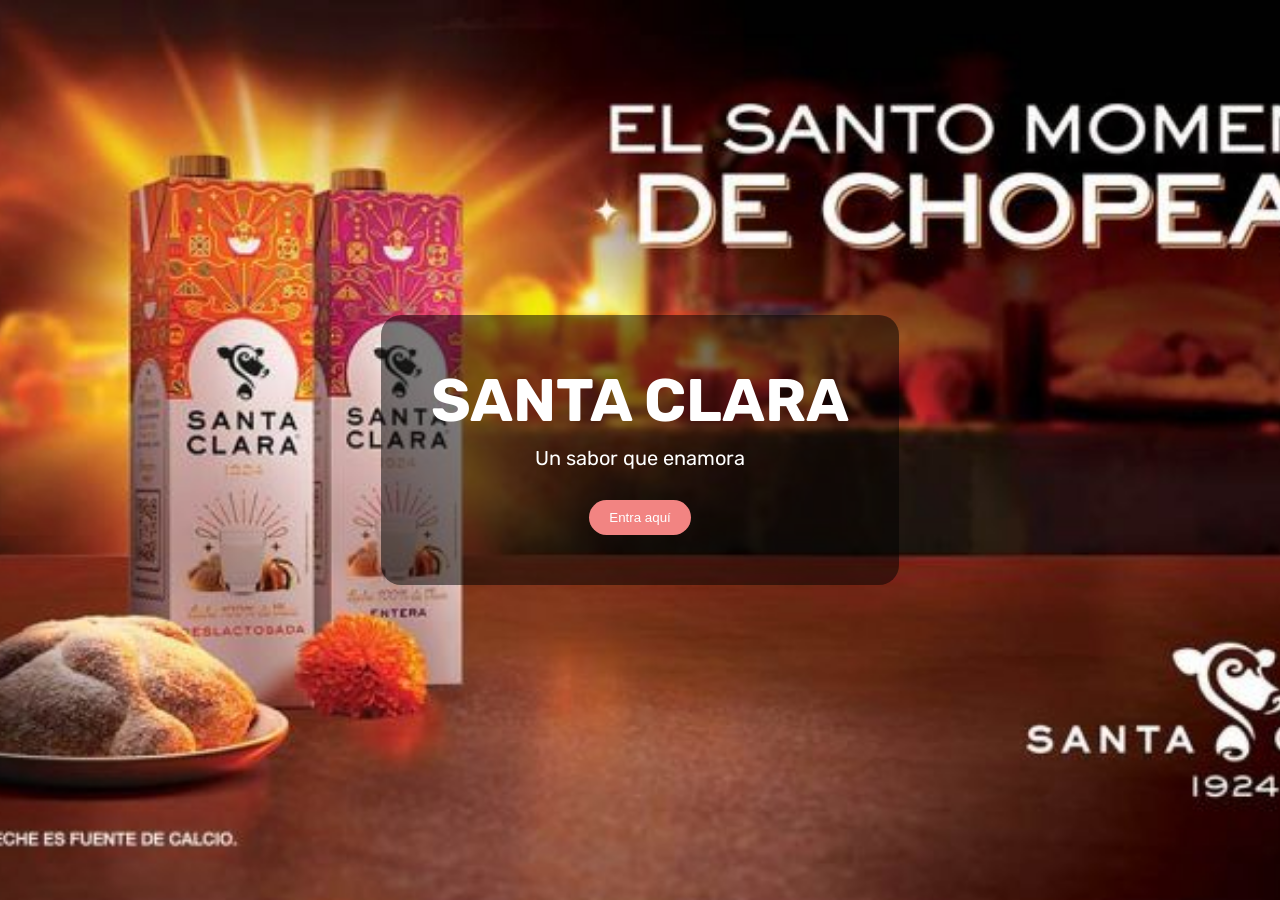
<file: index.html>
<!DOCTYPE html>
<html lang="es">
<head>
<meta charset="UTF-8">
<title>Santa Clara</title>
<link rel="stylesheet" href="CSS/StylesHelados01.css">
</head>

<body>

<!-- HERO SIMPLE -->
<section class="landing">

    <div class="overlay">
        <h1>SANTA CLARA</h1>
        <p>Un sabor que enamora</p>

        <a href="html/Helados01.html">
            <button>Entra aquí</button>
        </a>
    </div>

</section>

</body>
</html>
</file>
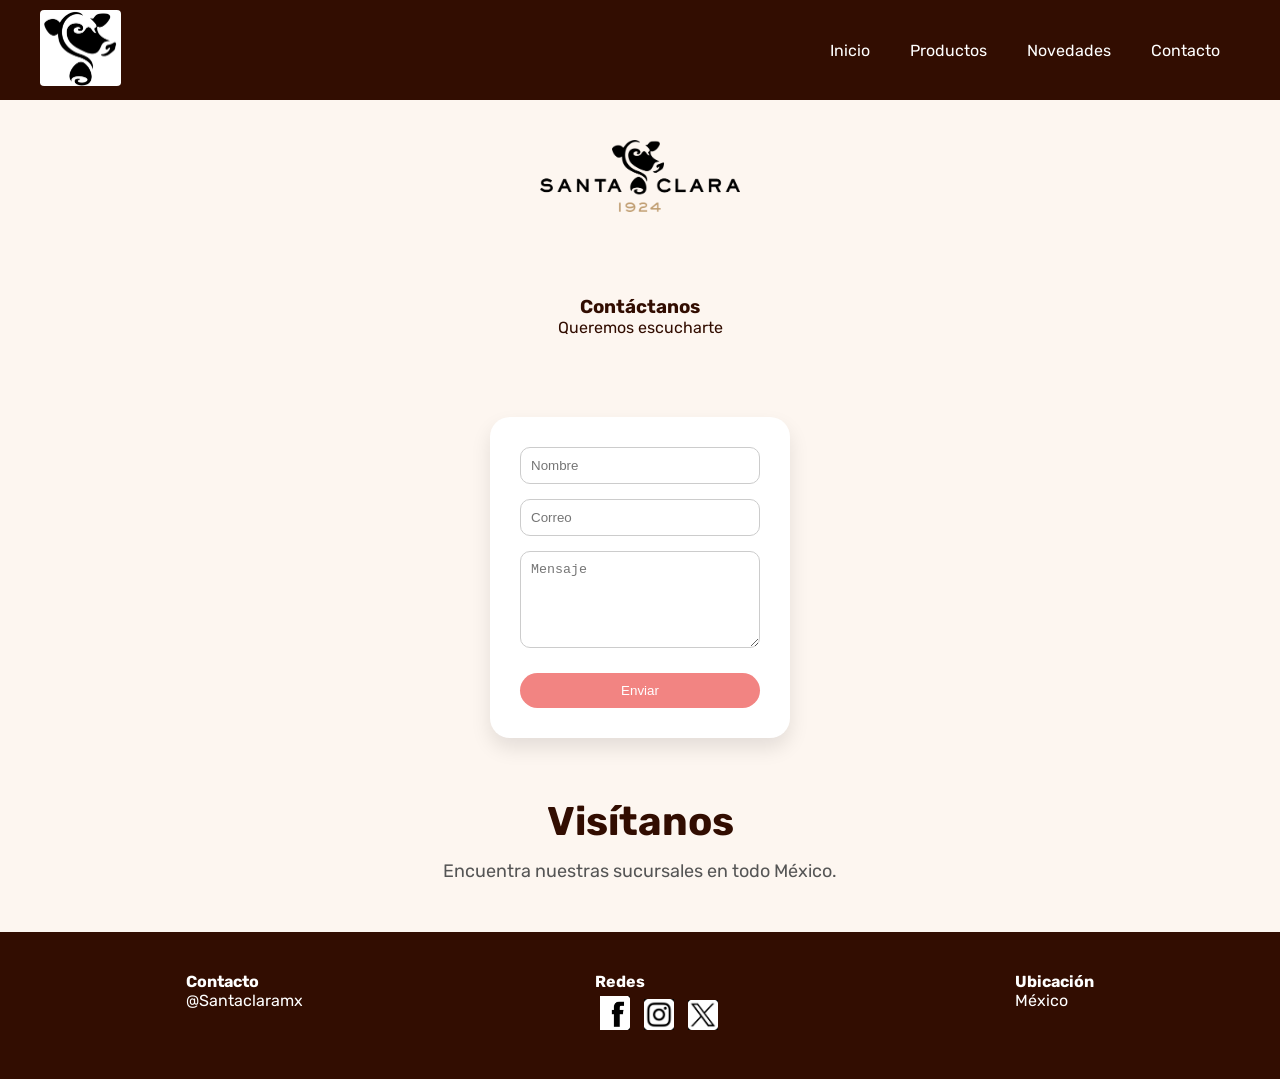
<file: html/Contacto.html>
<!DOCTYPE html>
<html lang="es">
<head>
<meta charset="UTF-8">
<title>Contacto - Santa Clara</title>
<link rel="stylesheet" href="../CSS/StylesHelados01.css">
</head>

<body>

<!-- NAV -->
<nav class="nav-bar">
    <div class="logo-nav">
        <img src="../ImagenesHelados/LogoSolo.png">
    </div>

    <ul class="contenedor-menu" id="menu">
        <li><a href="Helados01.html">Inicio</a></li>
        <li><a href="Productos.html">Productos</a></li>
        <li><a href="Novedades.html">Novedades</a></li>
        <li><a href="Contacto.html">Contacto</a></li>
    </ul>

    <div class="icono" onclick="toggleMenu()">☰</div>
</nav>

<!-- HERO -->
    <section class="animado">    
<section class="hero">
    <a href="../index.html">
    <img src="../ImagenesHelados/LogoG.png" class="logo"></a>
</section>
<section class="hero animado">
    <h1>Contáctanos</h1>
    <p>Queremos escucharte</p>
</section>

<!-- FORMULARIO -->
<section class="animado">
<div class="formulario-container">

<form class="formulario">
<input type="text" placeholder="Nombre" required>
<input type="email" placeholder="Correo" required>
<textarea placeholder="Mensaje" rows="5"></textarea>
<button type="submit">Enviar</button>
</form>

</div>
</section>

<!-- EXTRA -->
<section class="intro animado">
<h2>Visítanos</h2>
<p>Encuentra nuestras sucursales en todo México.</p>
</section>

<!-- FOOTER -->
<footer class="footer">

    <div>
        <h4>Contacto</h4>
        <p>@Santaclaramx</p>
    </div>

    <div>
        <h4>Redes</h4>
        <a href="https://www.facebook.com/SantaClaraMex/?locale=es_LA" target="_blank">
           <img src="../ImagenesHelados/facebook01.png"></a>
        <a href="https://www.instagram.com/somoscocacola?utm_source=ig_web_button_share_sheet&igsh=ZDNlZDc0MzIxNw==" target="_blank">
            <img src="../ImagenesHelados/ig.jpg"></a>
        <a href="https://x.com/CocaCola" target="_blank">
            <img src="../ImagenesHelados/X.png"></a>
    </div>

    <div>
        <h4>Ubicación</h4>
        <p>México</p>
    </div>

</footer>

<!-- SCRIPTS -->
<script>
function toggleMenu(){
    document.getElementById("menu").classList.toggle("active");
}

window.addEventListener("scroll", function(){
    let elementos = document.querySelectorAll(".animado");
    elementos.forEach(function(el){
        let altura = window.innerHeight;
        let distancia = el.getBoundingClientRect().top;

        if(distancia < altura - 100){
            el.classList.add("mostrar");
        }
    });
});
</script>
    </section>
</body>
</html>
</file>
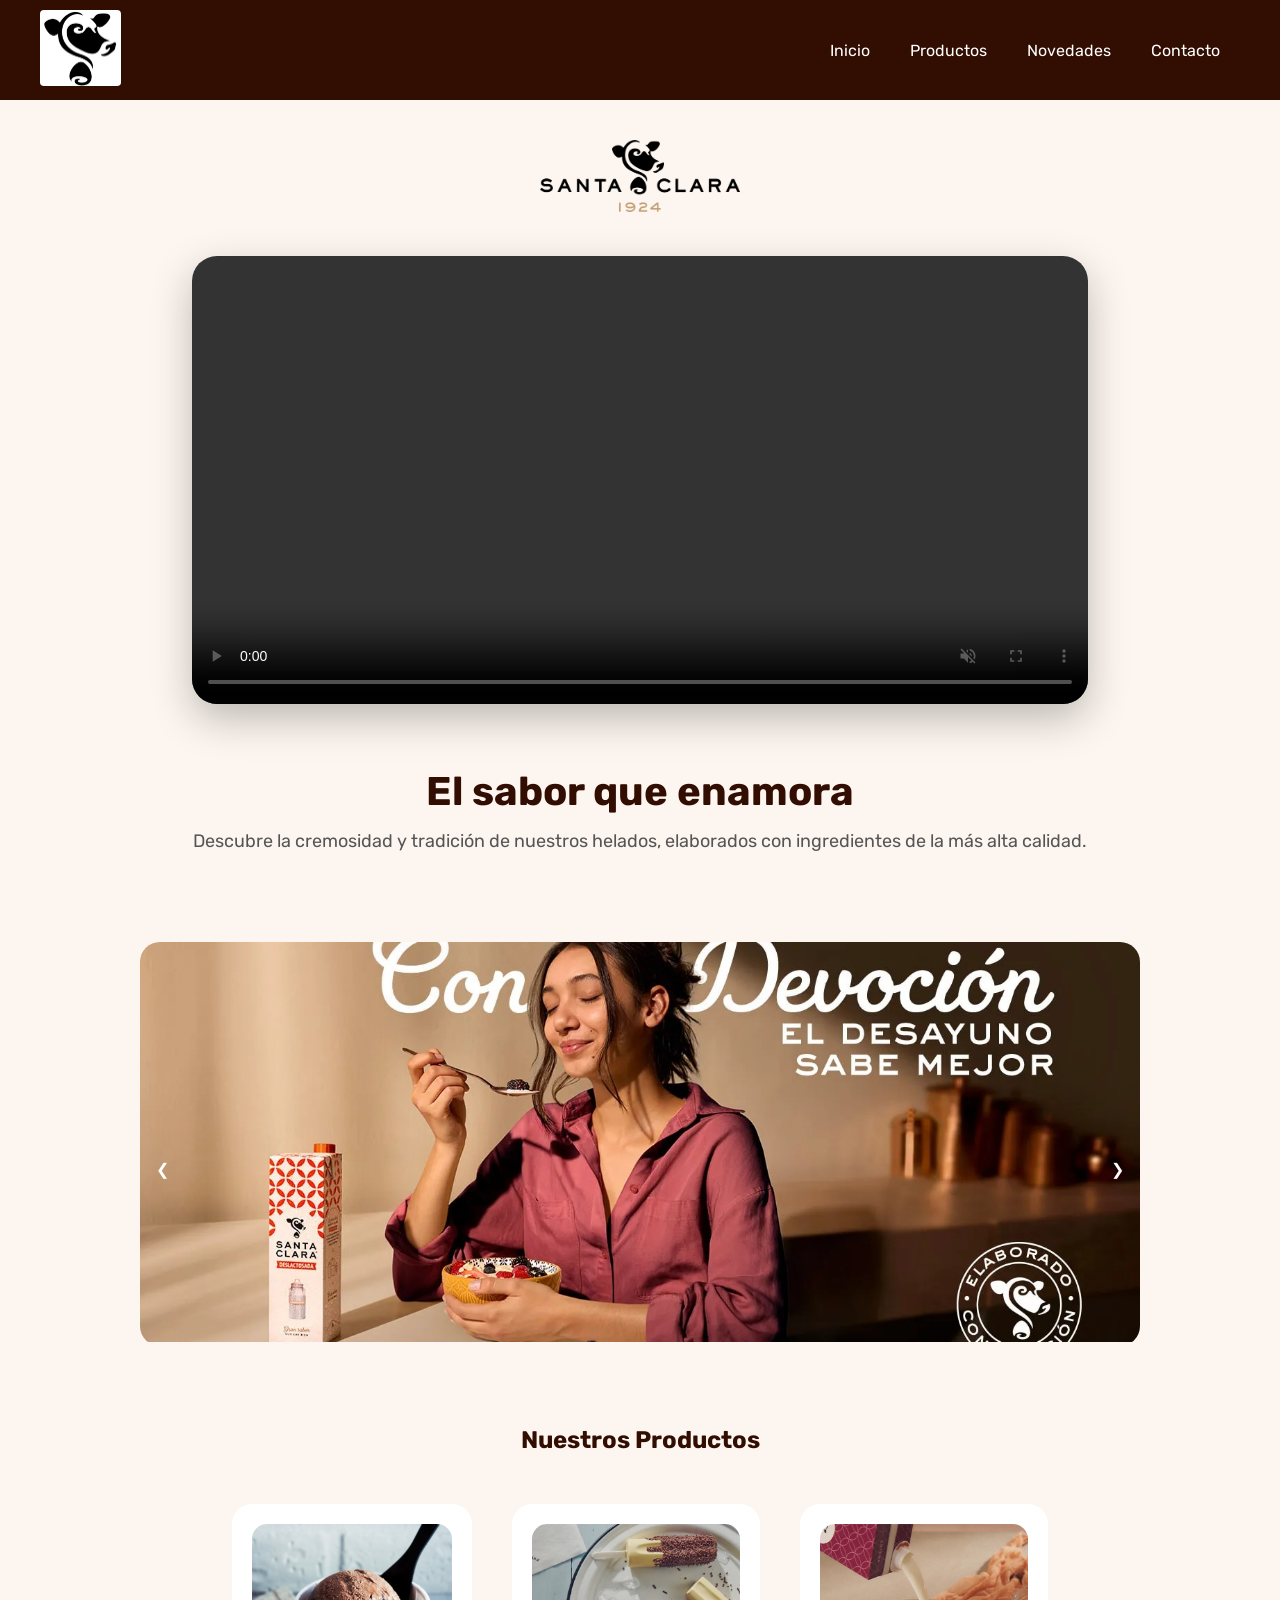
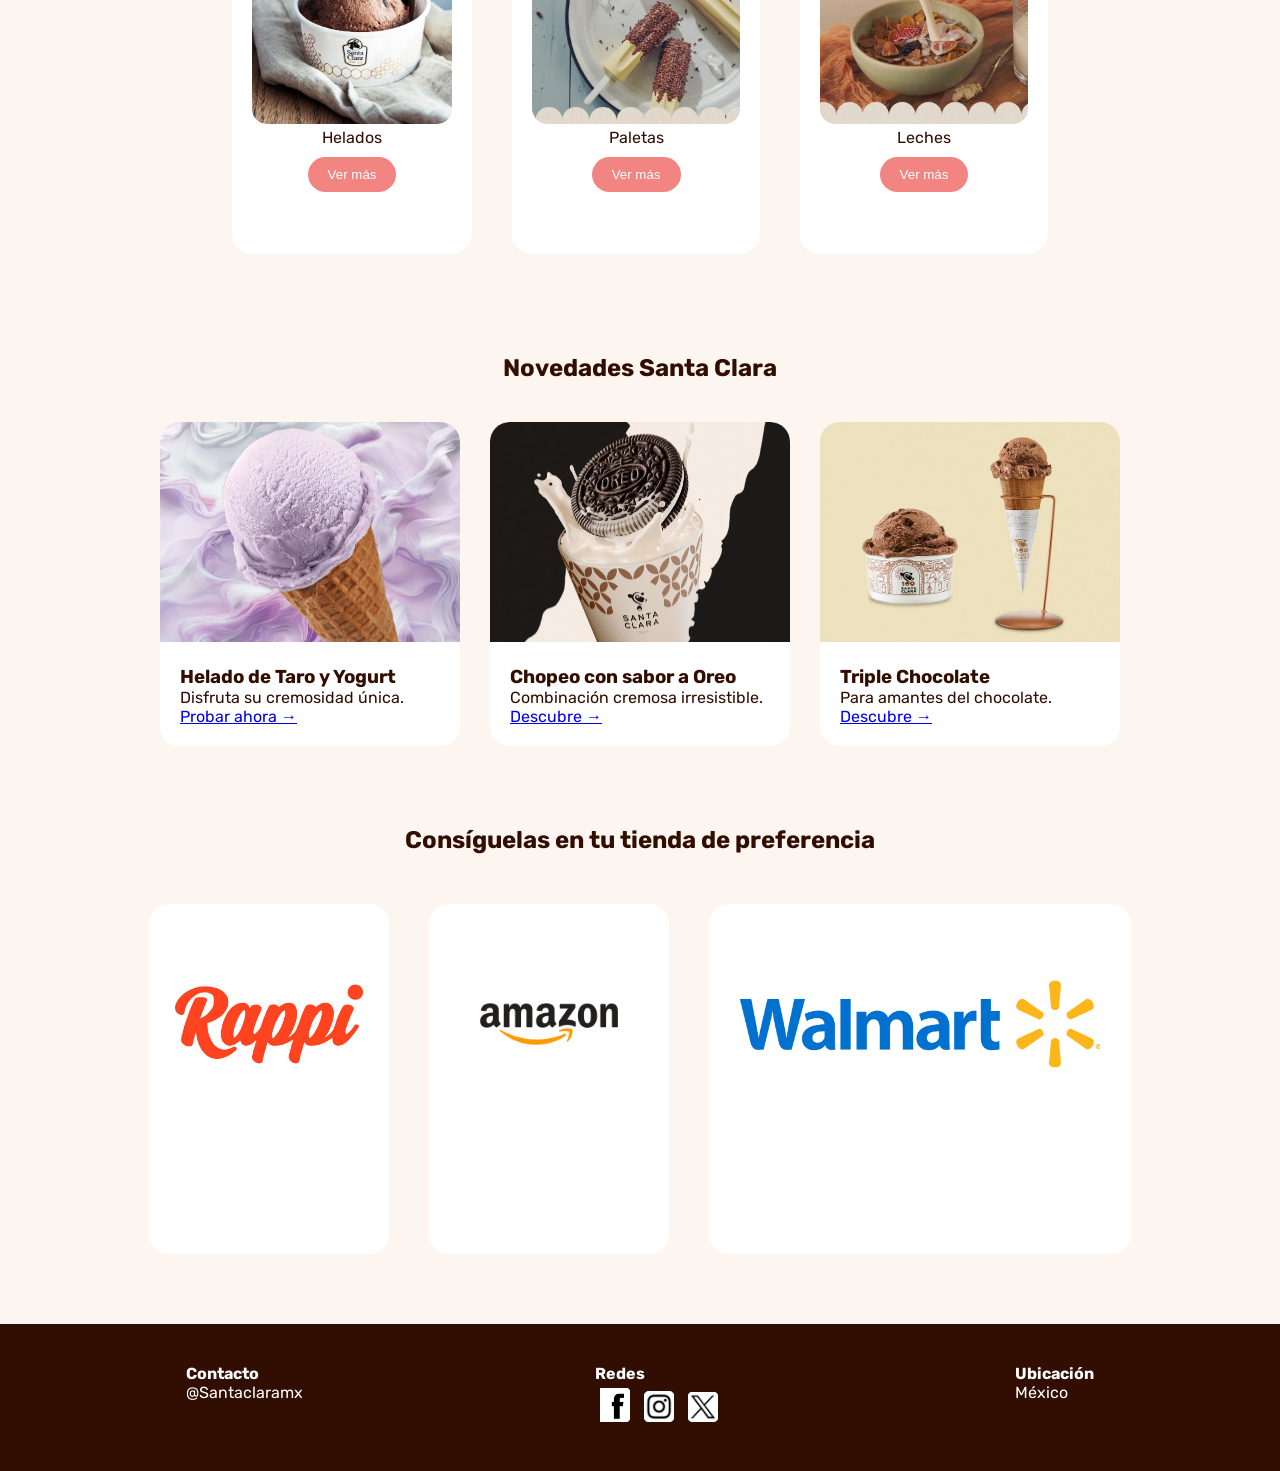
<file: html/Helados01.html>
<!DOCTYPE html>
<html lang="es">
<head>
    <meta charset="UTF-8">
    <title>Helados Santa Clara</title>
    <link rel="stylesheet" href="../CSS/StylesHelados01.css">
</head>

<body>

<!-- NAV -->
<nav class="nav-bar">
    <div class="logo-nav">
        <img src="../ImagenesHelados/LogoSolo.png">
    </div>

    <ul class="contenedor-menu" id="menu">
        <li><a href="Helados01.html">Inicio</a></li>
        <li><a href="Productos.html">Productos</a></li>
        <li><a href="Novedades.html">Novedades</a></li>
        <li><a href="Contacto.html">Contacto</a></li>
    </ul>

    <div class="icono" onclick="toggleMenu()">☰</div>
</nav>

<!-- HERO -->
<section class="animado">    
<section class="hero">
    <a href="../index.html">
    <img src="../ImagenesHelados/LogoG.png" class="logo"></a>
</section>

<!-- VIDEO -->
<section class="contenedor-video">
    <video autoplay loop muted controls>
        <source src="../videosH/VHelado.mp4" type="video/mp4">
    </video>
</section>
    <section class="intro">
    <h2>El sabor que enamora</h2>
    <p>
        Descubre la cremosidad y tradición de nuestros helados, elaborados con ingredientes de la más alta calidad.
    </p>
</section>
<section>
<!-- SLIDESHOW -->
<div class="slideshow-container">

  <div class="mySlides fade">
    <img src="../ImagenesHelados/Pub01.jpg" style="width:100%">
    <div class="text"></div>
  </div>

  <div class="mySlides fade">
    <img src="../ImagenesHelados/SC02Pub.jpg" style="width:100%">
    <div class="text"></div>
  </div>

  <div class="mySlides fade">
    <img src="../ImagenesHelados/SC01Pub.jpg" style="width:100%">
    <div class="text"></div>
  </div>
    
    <div class="mySlides fade">
    <img src="../ImagenesHelados/fondo02.png" style="width:100%">
    <div class="text"></div>
  </div>

  <a class="prev" onclick="plusSlides(-1)">❮</a>
  <a class="next" onclick="plusSlides(1)">❯</a>

</div>

<div style="text-align:center">
  <span class="dot" onclick="currentSlide(1)"></span>
  <span class="dot" onclick="currentSlide(2)"></span>
  <span class="dot" onclick="currentSlide(3)"></span>
    <span class="dot" onclick="currentSlide(4)"></span>
</div>
</section>
<!-- PRODUCTOS -->
<!-- PRODUCTOS CON MODAL -->
<section class="productos animado">
    <h2>Nuestros Productos</h2>

    <div class="contenedor-servicios">

        <div class="card">
            <img src="../ImagenesHelados/HSC01.jpg">
            <p>Helados</p>
            <button onclick="openModal(`
                             <h2>Helados</h2>
                             <ul>
                                <li>Vainilla clásica</li>
                                <li>Chocolate intenso</li>
                                <li>Fresa cremosa</li>
                                <li>Cookies & Cream</li>
                                <li>Taro</li>
                                <li>Caramelo salado</li>
                             </ul>
                             <p> Disfruta nuestros sabores de temporada y ediciones especiales.</p>
`)">Ver más</button>
        </div>

        <div class="card">
            <img src="../ImagenesHelados/paletasSC01.jpg">
            <p>Paletas</p>
            <button onclick="openModal(`
<h2>Paletas</h2>
<ul>
<li>Mango natural</li>
<li>Fresa</li>
<li>Limón</li>
<li>Coco</li>
<li>Chocolate</li>
<li>Leche condensada</li>
</ul>
<p> Refrescantes, cremosas y perfectas para cualquier momento.</p>
`)">Ver más</button>
        </div>

        <div class="card">
            <img src="../ImagenesHelados/leche01.jpg">
            <p>Leches</p>
            <button onclick="openModal(`
<h2>Leches</h2>
<ul>
<li>Leche entera</li>
<li>Deslactosada</li>
<li>Chocolate</li>
<li>Fresa</li>
<li>Light</li>
</ul>
<p> Calidad premium para acompañar cada momento.</p>
`)">Ver más</button>
        </div>

    </div>
</section>

<!-- MODAL -->
<div id="miModal" class="modal">
  <div class="modal-contenido">
    <span class="cerrar" onclick="closeModal()">&times;</span>
    <p id="modalTexto"></p>
  </div>
</div>

<!-- NUEVOS SABORES -->
<section class="novedades">
    <h2>Novedades Santa Clara</h2>

    <div class="contenedor-novedades">

        <div class="card-novedad">
            <img src="../ImagenesHelados/HTaro.jpg">
            <div class="info">
                <h3>Helado de Taro y Yogurt</h3>
                <p>Disfruta su cremosidad única.</p>
                <a href="#">Probar ahora →</a>
            </div>
        </div>

        <div class="card-novedad">
            <img src="../ImagenesHelados/OreoH.jpg">
            <div class="info">
                <h3>Chopeo con sabor a Oreo</h3>
                <p>Combinación cremosa irresistible.</p>
                <a href="#">Descubre →</a>
            </div>
        </div>

        <div class="card-novedad">
            <img src="../ImagenesHelados/TChoco.jpg">
            <div class="info">
                <h3>Triple Chocolate</h3>
                <p>Para amantes del chocolate.</p>
                <a href="#">Descubre →</a>
            </div>
        </div>

    </div>
</section>
    
    <!-- MARCAS DE PREFERENCIA -->
<section class="productos animado">
    <h2>Consíguelas en tu tienda de preferencia</h2>

    <div class="contenedor-servicios">

        <div class="card">
            <a href="https://www.rappi.com.mx/?utm_source=google&pid=google&utm_medium=cpc&af_channel=cpc&utm_
                     campaign=CX_MX_PR_SE_GO_SEB_DSK_ALL_RAP_ALL_NA_MX001_EXA&c=CX_MX_PR_SE_GO_SEB_DSK_ALL_RAP
                     _ALL_NA_MX001_EXA&utm_id=18543495016&af_c_id=18543495016&utm_term=rappi&af_keywords=rappi&u
                     tm_content=e&af_ad=e&af_force_transparent=true&gad_source=1&gad_campaignid=18543495016&gbra
                     id=0AAAAADSEHRGNf7d0BRMefMp0lMdSEUD3A&gclid=CjwKCAjwnN3OBhA8EiwAfpTYelGUWG9euYlu_RjHQuxSkzC
                     CJPRAFdF-p5MspTQyWznF8WFkGTY9KRoCzvgQAvD_BwE" target="_blank">
                <img src="../ImagenesHelados/rappi.jpg"></a>
        </div>


        <div class="card">
            <a href="https://www.amazon.com.mx/?&tag=hydramzkw0mx-20&ref=pd_sl_3
                     wp4idwd5k_e&adgrpid=150779885181&hvpone=&hvptwo=&hvadid=675
                     154971484&hvpos=&hvnetw=g&hvrand=966476349008702300&hvqmt=e&
                     hvdev=c&hvdvcmdl=&hvlocint=&hvlocphy=9073959&hvtargid=kwd-228
                     2899823&hydadcr=13960_13404197&gad_source=1" target="_blank">
                <img src="../ImagenesHelados/amazon.png"></a>
        </div>
    

        <div class="card">
            <a href="https://www.walmart.com.mx/" target="_blank">
                <img src="../ImagenesHelados/Walm.png"></a>
        </div>
    </div>
    </section>

<!-- FOOTER -->
<footer class="footer">

    <div>
        <h4>Contacto</h4>
        <p>@Santaclaramx</p>
    </div>

    <div>
        <h4>Redes</h4>
        <a href="https://www.facebook.com/SantaClaraMex/?locale=es_LA" target="_blank">
           <img src="../ImagenesHelados/facebook01.png"></a>
        <a href="https://www.instagram.com/somoscocacola?utm_source=ig_web_button_share_sheet&igsh=ZDNlZDc0MzIxNw==" target="_blank">
            <img src="../ImagenesHelados/ig.jpg"></a>
        <a href="https://x.com/CocaCola" target="_blank">
            <img src="../ImagenesHelados/X.png"></a>
    </div>

    <div>
        <h4>Ubicación</h4>
        <p>México</p>
    </div>

</footer>

<!-- SCRIPT SLIDESHOW -->
<script>
let slideIndex = 1;
showSlides(slideIndex);

function plusSlides(n) { showSlides(slideIndex += n); }

function currentSlide(n) { showSlides(slideIndex = n); }

function showSlides(n) {
  let i;
  let slides = document.getElementsByClassName("mySlides");
  let dots = document.getElementsByClassName("dot");

  if (n > slides.length) {slideIndex = 1}
  if (n < 1) {slideIndex = slides.length}

  for (i = 0; i < slides.length; i++) {
    slides[i].style.display = "none";
  }

  for (i = 0; i < dots.length; i++) {
    dots[i].className = dots[i].className.replace(" active", "");
  }

  slides[slideIndex-1].style.display = "block";
  dots[slideIndex-1].className += " active";
}
</script>
<!-- MENU HAMBURGUESA -->
<script>
function toggleMenu(){
    let menu = document.getElementById("menu");
    menu.classList.toggle("active");
}
</script>

<!-- MODAL es el que abre las ventanas de los productoss -->
<script>
function openModal(texto){
    document.getElementById("miModal").style.display = "block";
    document.getElementById("modalTexto").innerHTML = texto;
}

function closeModal(){
    document.getElementById("miModal").style.display = "none";
}
</script>

<!-- SCROLL ANIMATION -->
<script>
window.addEventListener("scroll", function(){
    let elementos = document.querySelectorAll(".animado");

    elementos.forEach(function(el){
        let altura = window.innerHeight;
        let distancia = el.getBoundingClientRect().top;

        if(distancia < altura - 100){
            el.classList.add("mostrar");
        }
    });
});
</script>
    </section>
</body>
</html>
</file>
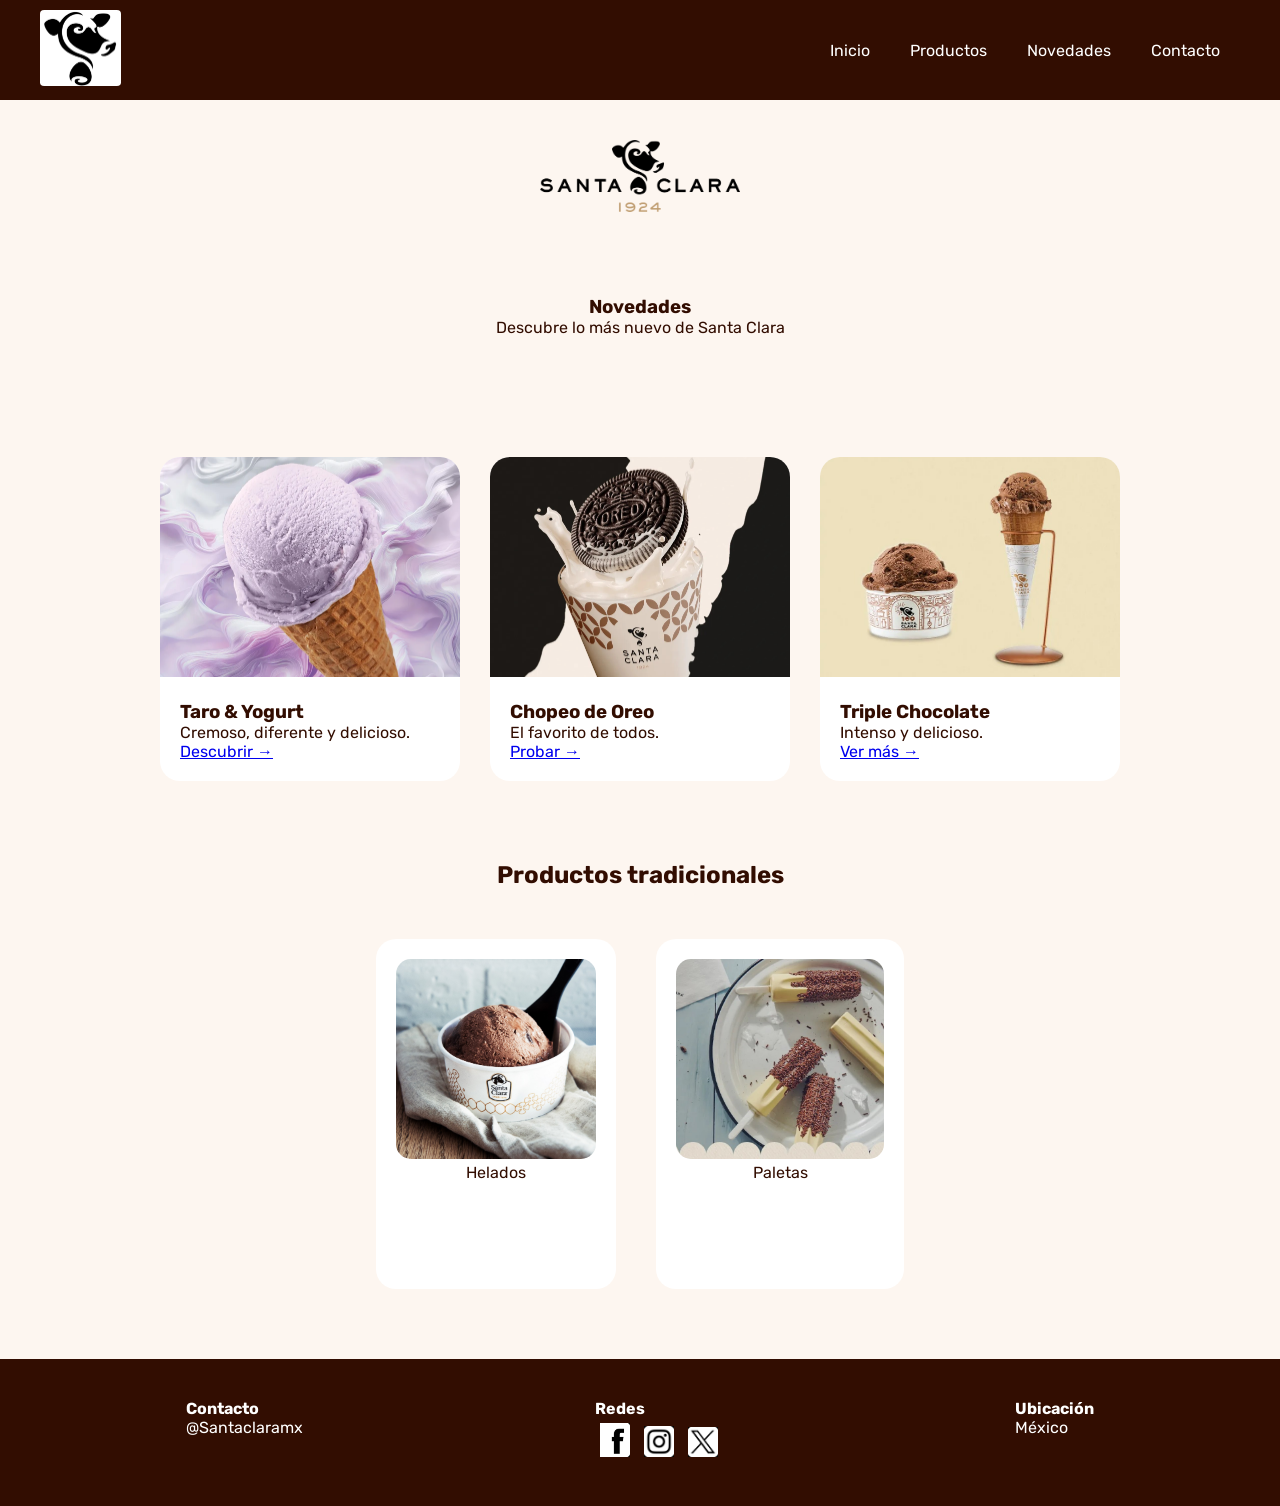
<file: html/Novedades.html>
<!DOCTYPE html>
<html lang="es">
<head>
<meta charset="UTF-8">
<title>Novedades - Santa Clara</title>
<link rel="stylesheet" href="../CSS/StylesHelados01.css">
</head>

<body>

<!-- NAV -->
<nav class="nav-bar">
    <div class="logo-nav">
        <img src="../ImagenesHelados/LogoSolo.png">
    </div>

    <ul class="contenedor-menu" id="menu">
        <li><a href="Helados01.html">Inicio</a></li>
        <li><a href="Productos.html">Productos</a></li>
        <li><a href="Novedades.html">Novedades</a></li>
        <li><a href="Contacto.html">Contacto</a></li>
    </ul>

    <div class="icono" onclick="toggleMenu()">☰</div>
</nav>

<!-- HERO -->
    <section class="animado">    
<section class="hero">
    <a href="../index.html">
    <img src="../ImagenesHelados/LogoG.png" class="logo"></a>
</section>
<section class="hero animado">
    <h1>Novedades</h1>
    <p>Descubre lo más nuevo de Santa Clara</p>
</section>

<!-- TARJETAS GRANDES -->
<section class="novedades animado">

<div class="contenedor-novedades">

<div class="card-novedad">
<img src="../ImagenesHelados/HTaro.jpg">
<div class="info">
<h3>Taro & Yogurt</h3>
<p>Cremoso, diferente y delicioso.</p>
<a href="#">Descubrir →</a>
</div>
</div>

<div class="card-novedad">
<img src="../ImagenesHelados/OreoH.jpg">
<div class="info">
<h3>Chopeo de Oreo</h3>
<p>El favorito de todos.</p>
<a href="#">Probar →</a>
</div>
</div>

<div class="card-novedad">
<img src="../ImagenesHelados/TChoco.jpg">
<div class="info">
<h3>Triple Chocolate</h3>
<p>Intenso y delicioso.</p>
<a href="#">Ver más →</a>
</div>
</div>

</div>
</section>

<!-- SECCIÓN EXTRA -->
<section class="productos animado">
<h2>Productos tradicionales</h2>

<div class="contenedor-servicios">

<div class="card">
<img src="../ImagenesHelados/HSC01.jpg">
<p>Helados</p>
</div>

<div class="card">
<img src="../ImagenesHelados/paletasSC01.jpg">
<p>Paletas</p>
</div>

</div>
</section>

<!-- FOOTER -->
<footer class="footer">

    <div>
        <h4>Contacto</h4>
        <p>@Santaclaramx</p>
    </div>

    <div>
        <h4>Redes</h4>
        <a href="https://www.facebook.com/SantaClaraMex/?locale=es_LA" target="_blank">
           <img src="../ImagenesHelados/facebook01.png"></a>
        <a href="https://www.instagram.com/somoscocacola?utm_source=ig_web_button_share_sheet&igsh=ZDNlZDc0MzIxNw==" target="_blank">
            <img src="../ImagenesHelados/ig.jpg"></a>
        <a href="https://x.com/CocaCola" target="_blank">
            <img src="../ImagenesHelados/X.png"></a>
    </div>

    <div>
        <h4>Ubicación</h4>
        <p>México</p>
    </div>

</footer>

<!-- SCRIPTS -->
<script>
function toggleMenu(){
    document.getElementById("menu").classList.toggle("active");
}

window.addEventListener("scroll", function(){
    let elementos = document.querySelectorAll(".animado");
    elementos.forEach(function(el){
        let altura = window.innerHeight;
        let distancia = el.getBoundingClientRect().top;

        if(distancia < altura - 100){
            el.classList.add("mostrar");
        }
    });
});
</script>
    </section>
</body>
</html>
</file>
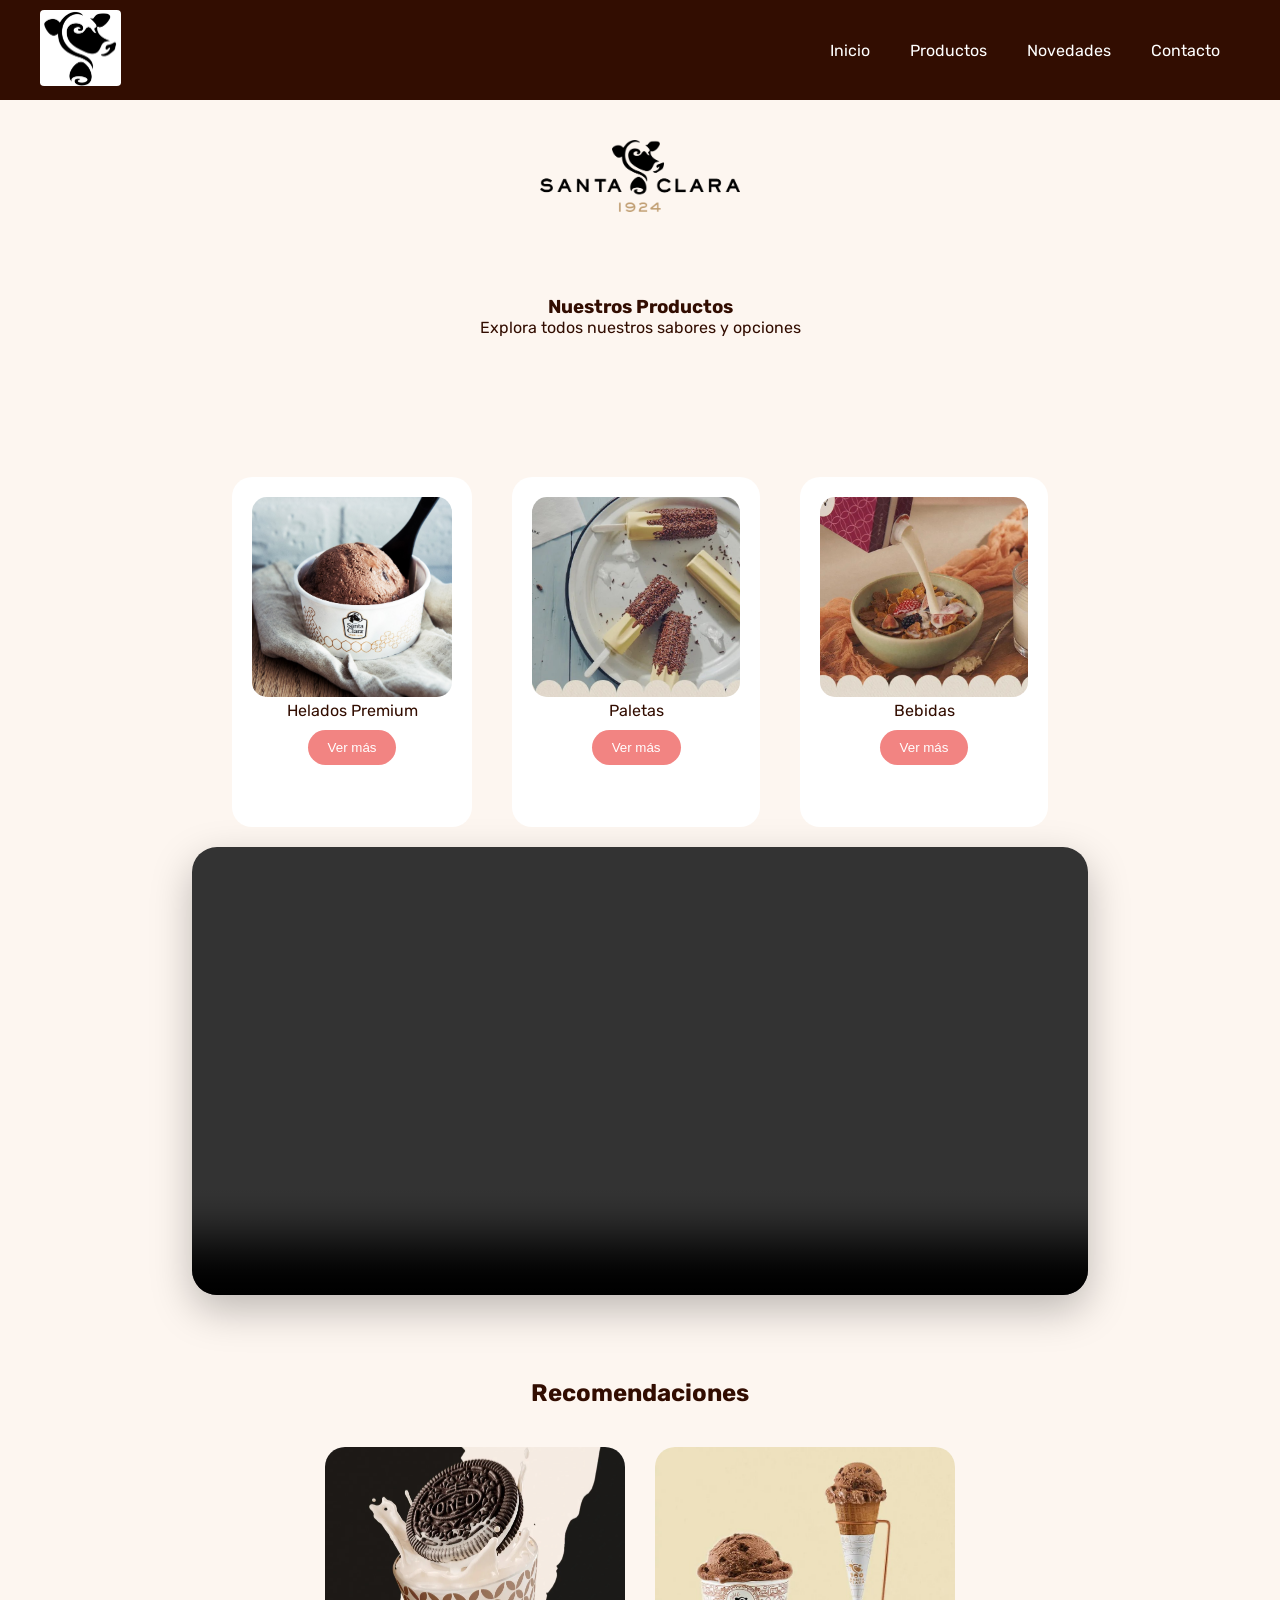
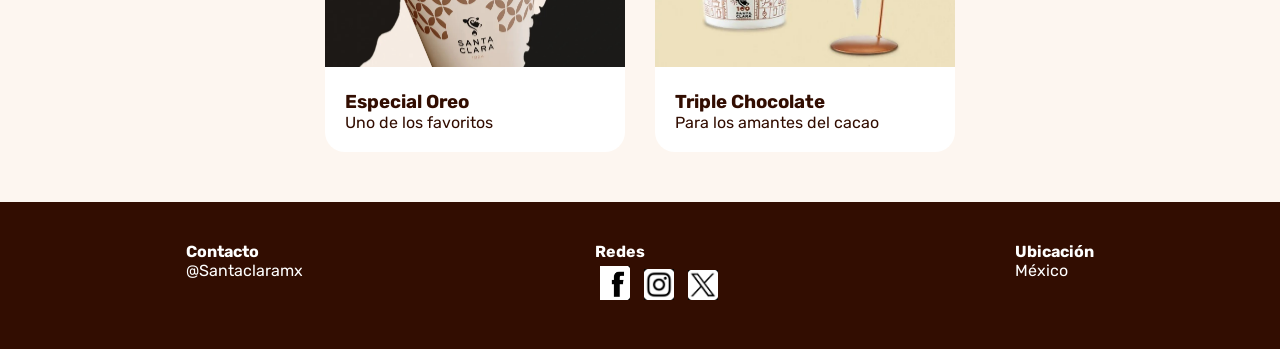
<file: html/Productos.html>
<!DOCTYPE html>
<html lang="es">
<head>
<meta charset="UTF-8">
<title>Productos - Santa Clara</title>
<link rel="stylesheet" href="../CSS/StylesHelados01.css">
</head>

<body>

<!-- NAV -->
<nav class="nav-bar">
    <div class="logo-nav">
        <img src="../ImagenesHelados/LogoSolo.png">
    </div>

    <ul class="contenedor-menu" id="menu">
        <li><a href="Helados01.html">Inicio</a></li>
        <li><a href="Productos.html">Productos</a></li>
        <li><a href="Novedades.html">Novedades</a></li>
        <li><a href="Contacto.html">Contacto</a></li>
    </ul>

    <div class="icono" onclick="toggleMenu()">☰</div>
</nav>

    <section class="animado">    
<section class="hero">
    <a href="../index.html">
    <img src="../ImagenesHelados/LogoG.png" class="logo"></a>
</section>
<!-- HEADER -->
<section class="hero animado">
    <h1>Nuestros Productos</h1>
    <p>Explora todos nuestros sabores y opciones</p>
</section>

<!-- PRODUCTOS -->
<section class="productos animado">

<div class="contenedor-servicios">

<div class="card">
<img src="../ImagenesHelados/HSC01.jpg">
<p>Helados Premium</p>
<button onclick="openModal(`
<h2>Helados</h2>
<ul>
<li>Vainilla clásica</li>
<li>Chocolate intenso</li>
<li>Fresa cremosa</li>
<li>Cookies & Cream</li>
<li>Taro</li>
<li>Caramelo salado</li>
</ul>
<p>Textura cremosa y sabores únicos.</p>
`)">Ver más</button>
</div>

<div class="card">
<img src="../ImagenesHelados/paletasSC01.jpg">
<p>Paletas</p>
<button onclick="openModal(`
<h2>Paletas</h2>
<ul>
<li>Mango</li>
<li>Fresa</li>
<li>Limón</li>
<li>Coco</li>
</ul>
<p>Perfectas para refrescarte.</p>
`)">Ver más</button>
</div>

<div class="card">
<img src="../ImagenesHelados/leche01.jpg">
<p>Bebidas</p>
<button onclick="openModal(`
<h2>Bebidas</h2>
<ul>
<li>Malteadas</li>
<li>Leche chocolate</li>
<li>Leche fresa</li>
</ul>
<p>Complemento ideal para tu antojo.</p>
`)">Ver más</button>
</div>

</div>
</section>
<section>
    
    </section>
<section class="contenedor-video">
    <video autoplay loop muted controls>
        <source src="../videosH/Vid02.mp4" type="video/mp4">
    </video>
</section>
<!-- EXTRA SECCIÓN BONITA -->
<section class="novedades animado">
<h2>Recomendaciones</h2>

<div class="contenedor-novedades">

<div class="card-novedad">
<img src="../ImagenesHelados/OreoH.jpg">
<div class="info">
<h3>Especial Oreo</h3>
<p>Uno de los favoritos</p>
</div>
</div>

<div class="card-novedad">
<img src="../ImagenesHelados/TChoco.jpg">
<div class="info">
<h3>Triple Chocolate</h3>
<p>Para los amantes del cacao</p>
</div>
</div>

</div>
</section>

<!-- MODAL -->
<div id="miModal" class="modal">
  <div class="modal-contenido">
    <span class="cerrar" onclick="closeModal()">&times;</span>
    <p id="modalTexto"></p>
  </div>
</div>

<!-- FOOTER -->
<footer class="footer">

    <div>
        <h4>Contacto</h4>
        <p>@Santaclaramx</p>
    </div>

    <div>
        <h4>Redes</h4>
        <a href="https://www.facebook.com/SantaClaraMex/?locale=es_LA" target="_blank">
           <img src="../ImagenesHelados/facebook01.png"></a>
        <a href="https://www.instagram.com/somoscocacola?utm_source=ig_web_button_share_sheet&igsh=ZDNlZDc0MzIxNw==" target="_blank">
            <img src="../ImagenesHelados/ig.jpg"></a>
        <a href="https://x.com/CocaCola" target="_blank">
            <img src="../ImagenesHelados/X.png"></a>
    </div>

    <div>
        <h4>Ubicación</h4>
        <p>México</p>
    </div>

</footer>

<!-- SCRIPTS -->
<script>
function toggleMenu(){
    document.getElementById("menu").classList.toggle("active");
}

function openModal(texto){
    document.getElementById("miModal").style.display = "block";
    document.getElementById("modalTexto").innerHTML = texto;
}

function closeModal(){
    document.getElementById("miModal").style.display = "none";
}

window.addEventListener("scroll", function(){
    let elementos = document.querySelectorAll(".animado");
    elementos.forEach(function(el){
        let altura = window.innerHeight;
        let distancia = el.getBoundingClientRect().top;

        if(distancia < altura - 100){
            el.classList.add("mostrar");
        }
    });
});
</script>
    </section>
    </body>
</html>
</file>
<file: CSS/StylesHelados01.css>
@import url('https://fonts.googleapis.com/css2?family=Rubik:wght@400;600&display=swap');

*{
    margin:0;
    padding:0;
    box-sizing:border-box;
}

body{
    font-family:"Rubik", sans-serif;
    background:#fdf6f0;
    color:#320d01;
}

/* NAV */
.nav-bar{
    display:flex;
    justify-content:space-between;
    align-items:center;
    background:#320d01;
    padding:10px 40px;
    position:relative;
}

.logo-nav img{
    width:81px;
    border-radius:5%;
}

/* MENÚ */
.contenedor-menu{
    display:flex;
    list-style:none;
}

.contenedor-menu li{
    margin:0 20px;
}

.contenedor-menu a{
    color:white;
    text-decoration:none;
    transition:0.3s;
}

.contenedor-menu a:hover{
    color:#f6bd60;
    letter-spacing:2px;
}

/* MENU DE HAMBURGUESA */
.icono{
    display:none;
    font-size:30px;
    color:white;
    cursor:pointer;
}

/* RESPONSIVE */
@media(max-width:768px){

    .contenedor-menu{
        display:none;
        flex-direction:column;
        background:#320d01;
        position:absolute;
        top:70px;
        right:0;
        width:100%;
        text-align:center;
    }

    .contenedor-menu li{
        margin:20px 0;
    }

    .icono{
        display:block;
    }

    .contenedor-servicios,
    .contenedor-novedades{
        flex-direction:column;
        align-items:center;
    }

    .contenedor-video video{
        width:90%;
    }
    .contenedor-menu.active{
    display:flex;
}
}

/* SCROLL ANIMATION */
.animado{
    opacity:0;
    transform:translateY(40px);
    transition:all 0.8s;
}

.mostrar{
    opacity:1;
    transform:translateY(0);
}
/* HERO */
.hero{
    text-align:center;
    padding:40px;
}

.logo{
    width:200px;
    cursor:pointer;
    transition:all 0.3s ease;
    border-radius:20px;
}

.logo:hover{
    transform:translateY(-5px) scale(1.05);
    box-shadow:0 10px 25px rgba(0,0,0,0.25);
}

/* VIDEO */
.contenedor-video{
    text-align:center;
}

.contenedor-video video{
    width:70%;
    border-radius:25px;
    box-shadow:0px 15px 40px rgba(0,0,0,0.25);
    transition:0.3s;
}

.contenedor-video video:hover{
    transform:scale(1.02);
}

/* INTRO */
.intro{
    text-align:center;
    margin-top:60px;
    margin-bottom:20px;
    padding:0 20px;
}

.intro h2{
    font-size:40px;
}

.intro p{
    margin-top:15px;
    font-size:18px;
    color:#555;
}

/* SLIDESHOW */
.slideshow-container{
    max-width:1000px;
    margin:auto;
    margin-top:90px;
    border-radius:20px;
    overflow:hidden;
    position:relative;
}

.mySlides{display:none;}

.mySlides img{
    width:100%;
    height:400px;
    object-fit:cover;
}

.prev, .next{
    cursor:pointer;
    position:absolute;
    top:50%;
    padding:16px;
    color:white;
}

.next{right:0;}

/* PRODUCTOS */
.productos{
    text-align:center;
    margin-top:80px;
}

.contenedor-servicios{
    display:flex;
    justify-content:center;
    margin-top:30px;
}

.card{
    background:white;
    margin:20px;
    mask-border-mode: alpha;
    padding:20px;
    border-radius:20px;
    text-align:center;
    transition:0.3s;
    height:350px;
}

.card img{
    width:100%;
    height:200px;
    object-fit:cover;
    border-radius:15px;
    transition:0.4s;
}

.card:hover{
    transform:translateY(-10px);
    box-shadow:0px 10px 20px rgba(0,0,0,0.2);
}

.card:hover img{
    transform:scale(1.05);
}

/* BOTONES */
button{
    margin-top:10px;
    padding:10px 20px;
    border:none;
    background:#f28482;
    color:white;
    border-radius:20px;
    cursor:pointer;
    transition:0.3s;
}

button:hover{
    background:#f6bd60;
}

/* NOVEDADES */
.novedades{
    text-align:center;
    margin-top:80px;
}

.contenedor-novedades{
    display:flex;
    justify-content:center;
    gap:30px;
    margin-top:40px;
}

.card-novedad{
    width:300px;
    background:#fff;
    border-radius:20px;
    overflow:hidden;
    transition:0.4s;
    cursor:pointer;
}

.card-novedad img{
    width:100%;
    height:220px;
    object-fit:cover;
    transition:0.4s;
}

.card-novedad:hover{
    transform:translateY(-10px);
    box-shadow:0px 15px 30px rgba(0,0,0,0.2);
}

.card-novedad:hover img{
    transform:scale(1.05);
}

.info{
    padding:20px;
    text-align:left;
}

/* FOOTER */
.footer{
    background:#320d01;
    color:white;
    display:flex;
    justify-content:space-around;
    padding:40px;
    margin-top:50px;
}

.footer img{
    width:30px;
    margin:5px;
}

/* MODAL */
.modal{
    display:none;
    position:fixed;
    z-index:10;
    left:0;
    top:0;
    width:100%;
    height:100%;
    background:rgba(0,0,0,0.5);
}

.modal-contenido{
    background:white;
    margin:15% auto;
    padding:20px;
    width:60%;
    border-radius:20px;
    text-align:center;
}

.modal-contenido h2{
    margin-bottom:10px;
    color:#320d01;
}

.modal-contenido ul{
    list-style:none;
    padding:0;
}

.modal-contenido li{
    margin:6px 0;
    font-size:16px;
}

.modal-contenido p{
    margin-top:10px;
    font-style:italic;
    color:#555;
}

.cerrar{
    float:right;
    font-size:28px;
}
 
/* Contacto formulariooo */
.formulario-container{
    display:flex;
    justify-content:center;
    margin-top:40px;
}

.formulario{
    background:white;
    padding:30px;
    border-radius:20px;
    width:300px;
    display:flex;
    flex-direction:column;
    gap:15px;
    box-shadow:0px 10px 20px rgba(0,0,0,0.1);
}

.formulario input,
.formulario textarea{
    padding:10px;
    border-radius:10px;
    border:1px solid #ccc;
}
.landing{
    height:100vh;
    background:url("../ImagenesHelados/fondo01.jpg") center/cover no-repeat;
    display:flex;
    justify-content:center;
    align-items:center;
}

.overlay{
    background:rgba(0,0,0,0.5);
    padding:50px;
    border-radius:20px;
    text-align:center;
    color:white;
}

.overlay h1{
    font-size:60px;
    margin-bottom:10px;
}

.overlay p{
    font-size:20px;
    margin-bottom:20px;
}
</file>
